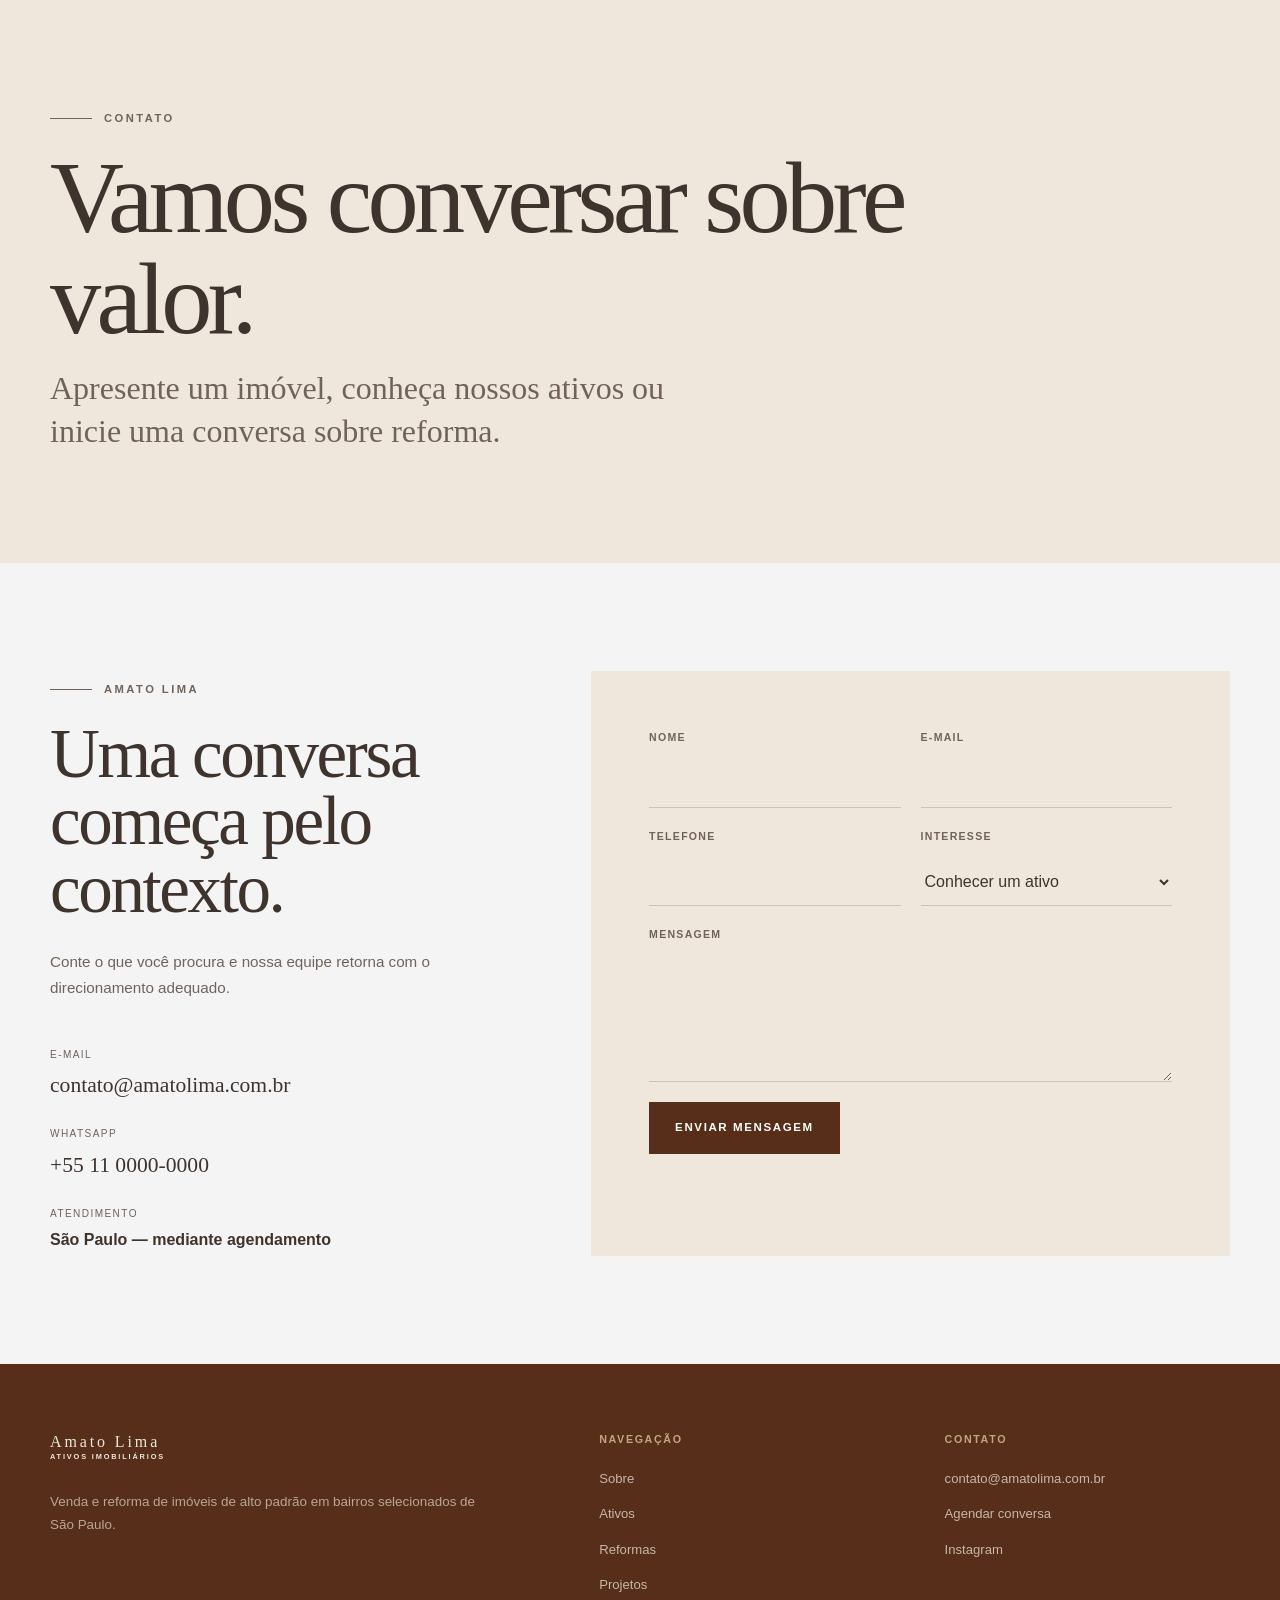
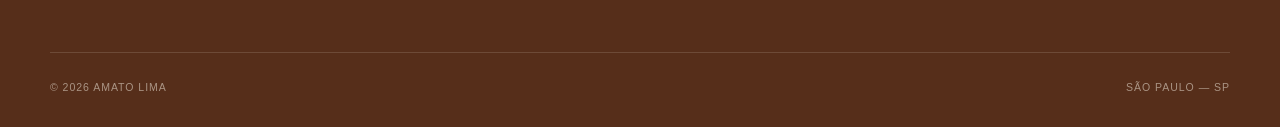
<file: contato.html>
<!doctype html>
<html lang="pt-BR">
  <head>
    <meta charset="UTF-8" />
    <meta name="viewport" content="width=device-width, initial-scale=1.0" />
    <meta name="description" content="Entre em contato com a Amato Lima para apresentar um imóvel, conhecer ativos ou conversar sobre uma reforma." />
    <title>Contato | Amato Lima</title>
    <link rel="stylesheet" href="assets/css/styles.css" />
    <script src="assets/js/main.js" defer></script>
  </head>
  <body>
    <a class="skip-link" href="#conteudo">Ir para o conteúdo</a>

    <main id="conteudo">
      <section class="page-hero"><div class="page-hero__content reveal"><p class="eyebrow">Contato</p><h1>Vamos conversar sobre valor.</h1><p class="lead">Apresente um imóvel, conheça nossos ativos ou inicie uma conversa sobre reforma.</p></div></section>

      <section class="section">
        <div class="container contact-grid">
          <div class="reveal"><p class="eyebrow">Amato Lima</p><h2>Uma conversa começa pelo contexto.</h2><p class="body-copy">Conte o que você procura e nossa equipe retorna com o direcionamento adequado.</p><ul class="contact-list"><li><span>E-mail</span><a href="mailto:contato@amatolima.com.br">contato@amatolima.com.br</a></li><li><span>WhatsApp</span><a href="tel:+551100000000">+55 11 0000-0000</a></li><li><span>Atendimento</span><strong>São Paulo — mediante agendamento</strong></li></ul></div>
          <form class="contact-form reveal" data-contact-form>
            <div class="form-field"><label for="nome">Nome</label><input id="nome" name="nome" type="text" autocomplete="name" required /></div>
            <div class="form-field"><label for="email">E-mail</label><input id="email" name="email" type="email" autocomplete="email" required /></div>
            <div class="form-field"><label for="telefone">Telefone</label><input id="telefone" name="telefone" type="tel" autocomplete="tel" /></div>
            <div class="form-field"><label for="assunto">Interesse</label><select id="assunto" name="assunto"><option>Conhecer um ativo</option><option>Apresentar um imóvel</option><option>Reforma de alto padrão</option><option>Outro assunto</option></select></div>
            <div class="form-field form-field--full"><label for="mensagem">Mensagem</label><textarea id="mensagem" name="mensagem" required></textarea></div>
            <div class="form-field--full"><button class="button" type="submit">Enviar mensagem</button></div>
            <p class="form-status" data-form-status aria-live="polite"></p>
          </form>
        </div>
      </section>
    </main>

    <footer class="site-footer"><div class="container"><div class="footer-grid"><div class="footer-brand"><span class="brand__text"><span class="brand__name">Amato Lima</span><span class="brand__descriptor">Ativos Imobiliários</span></span><p>Venda e reforma de imóveis de alto padrão em bairros selecionados de São Paulo.</p></div><div class="footer-column"><h3>Navegação</h3><ul><li><a href="sobre.html">Sobre</a></li><li><a href="ativos.html">Ativos</a></li><li><a href="reformas.html">Reformas</a></li><li><a href="projetos.html">Projetos</a></li></ul></div><div class="footer-column"><h3>Contato</h3><ul><li><a href="mailto:contato@amatolima.com.br">contato@amatolima.com.br</a></li><li><a href="contato.html">Agendar conversa</a></li><li><a href="#">Instagram</a></li></ul></div></div><div class="footer-bottom"><span>© <span data-current-year></span> Amato Lima</span><span>São Paulo — SP</span></div></div></footer>
  </body>
</html>
</file>
<file: assets/css/styles.css>
/* Ajustes finais da assinatura da hero — restaurados do estado aprovado. */
.hero-art__brand{align-items:flex-start}
.hero-art__brand-line{position:relative;display:flex;align-items:center;justify-content:center;gap:clamp(10px,.9vw,14px)}
.hero-art__brand-name{font-size:clamp(1.176rem,1.69344vw,1.6464rem);transform:translateY(-9px)}
.hero-art__brand-mark{width:clamp(56px,4.592vw,69.44px);height:clamp(56px,4.592vw,69.44px);object-fit:contain;flex:0 0 auto;order:-1;transform:translateX(-4px)}
.hero-art__brand-descriptor{align-self:flex-end;width:calc(100% - clamp(70px,5.492vw,87.44px));font-size:clamp(.489216rem,.677376vw,.639744rem);text-align:center;transform:translateY(-28px)}
@media(max-width:760px){.hero-art__brand-line{gap:9px}.hero-art__brand-name{transform:translateY(-8px)}.hero-art__brand-mark{width:56px;height:56px;transform:translateX(-3px)}.hero-art__brand-descriptor{width:calc(100% - 68px);transform:translateY(-27px)}}

/* ========================================================================== */
/* 01. FONTES                                                                 */
/* Importa as famílias tipográficas externas usadas no site.                  */
/* ========================================================================== */
@import url("https://fonts.googleapis.com/css2?family=Cormorant+Garamond:ital,wght@0,400;0,500;0,600;1,400;1,500&family=Cormorant+SC:wght@400;500;600;700&family=Montserrat:wght@300;400;500;600&display=swap");

/* Registra a fonte cursiva Anastasia Script usada na palavra "Arte" do hero. */
@font-face {
  font-family: "Anastasia Script";
  src: url("../fonts/anastasia-script-regular.ttf") format("truetype");
  font-style: normal;
  font-weight: 400;
  font-display: swap;
}

/* ========================================================================== */
/* 02. TOKENS GLOBAIS                                                         */
/* Centraliza cores, fontes, sombras e largura máxima reutilizadas no projeto. */
/* ========================================================================== */
:root {
  --nevoa: #f4f4f4;
  --linho: #efe7db;
  --camelo: #c1a57f;
  --terracota: #b5886e;
  --taupe: #716359;
  --salvia: #9a9c88;
  --ardosia: #889cab;
  --cacau: #562e1a;
  --white: #fffdf9;
  --text: #3e332d;
  --line: rgba(86, 46, 26, 0.2);
  --shadow: 0 24px 70px rgba(86, 46, 26, 0.1);
  --serif: "Cormorant Garamond", Georgia, serif;
  --wordmark: "Cormorant SC", Georgia, serif;
  --sans: "Montserrat", Arial, sans-serif;
  --container: min(1180px, calc(100% - 48px));
}

/* ========================================================================== */
/* 03. RESET E BASE                                                           */
/* Normaliza medidas, comportamento da página, mídia, links e formulários.    */
/* ========================================================================== */
* { box-sizing: border-box; }
html { scroll-behavior: smooth; }
body { margin: 0; color: var(--text); background: var(--nevoa); font-family: var(--sans); font-size: 16px; line-height: 1.7; -webkit-font-smoothing: antialiased; }
body.menu-open { overflow: hidden; }
img { display: block; max-width: 100%; }
a { color: inherit; text-decoration: none; }
button, input, select, textarea { font: inherit; }
button, a { -webkit-tap-highlight-color: transparent; }

/* Link de acessibilidade exibido quando recebe foco pelo teclado. */
.skip-link { position: fixed; z-index: 999; top: 10px; left: 10px; padding: 10px 16px; background: var(--cacau); color: var(--white); transform: translateY(-160%); transition: transform 180ms ease; }
.skip-link:focus { transform: translateY(0); }

/* ========================================================================== */
/* 04. LAYOUT GLOBAL E SEÇÕES                                                 */
/* Define containers, espaçamentos e variações de fundo das seções.           */
/* ========================================================================== */
.container { width: var(--container); margin-inline: auto; }
.section { padding: 108px 0; }
.section--compact { padding: 72px 0; }
.section--linen { background: var(--linho); }
.section--cocoa { color: var(--linho); background: var(--cacau); }

/* ========================================================================== */
/* 05. TIPOGRAFIA E TEXTOS                                                    */
/* Controla títulos, subtítulos editoriais, textos corridos e microtextos.    */
/* ========================================================================== */
.eyebrow { display: inline-flex; align-items: center; gap: 12px; margin: 0 0 22px; color: var(--taupe); font-size: .7rem; font-weight: 600; letter-spacing: .22em; line-height: 1.4; text-transform: uppercase; }
.eyebrow::before { width: 42px; height: 1px; content: ""; background: currentColor; }
.section--cocoa .eyebrow { color: var(--camelo); }
.display, h1, h2, h3, p { margin-top: 0; }
h1, h2, h3 { font-family: var(--serif); font-weight: 500; line-height: .98; }
h1 { margin-bottom: 28px; font-size: clamp(4rem,8vw,8.2rem); letter-spacing: -.045em; }
h2 { margin-bottom: 26px; font-size: clamp(2.8rem,5.4vw,5.6rem); letter-spacing: -.035em; }
h3 { margin-bottom: 15px; font-size: clamp(1.7rem,3vw,2.65rem); letter-spacing: -.025em; }
.lead { max-width: 760px; color: var(--taupe); font-family: var(--serif); font-size: clamp(1.35rem,2.5vw,2rem); line-height: 1.35; }
.section--cocoa .lead { color: rgba(239,231,219,.82); }
.body-copy { max-width: 640px; color: var(--taupe); font-size: .95rem; }
.body-copy p:last-child { margin-bottom: 0; }
.micro { font-size: .72rem; letter-spacing: .16em; line-height: 1.5; text-transform: uppercase; }

/* ========================================================================== */
/* 06. BOTÕES                                                                 */
/* Define botão padrão e suas variações ghost e light.                        */
/* ========================================================================== */
.button-row { display: flex; flex-wrap: wrap; gap: 14px; margin-top: 36px; }
.button { display: inline-flex; min-height: 52px; align-items: center; justify-content: center; padding: 14px 25px; border: 1px solid var(--cacau); background: var(--cacau); color: var(--white); font-size: .72rem; font-weight: 600; letter-spacing: .14em; text-transform: uppercase; transition: background 180ms ease,color 180ms ease,transform 180ms ease; }
.button:hover,.button:focus-visible { background: transparent; color: var(--cacau); transform: translateY(-2px); }
.button--ghost { background: transparent; color: var(--cacau); }
.button--ghost:hover,.button--ghost:focus-visible { background: var(--cacau); color: var(--white); }
.button--light { border-color: var(--linho); background: var(--linho); color: var(--cacau); }
.button--light:hover,.button--light:focus-visible { background: transparent; color: var(--linho); }

/* ========================================================================== */
/* 07. HEADER, MARCA E NAVEGAÇÃO                                              */
/* Controla cabeçalho, logo, menu principal, CTA e botão do menu mobile.      */
/* ========================================================================== */
.site-header { display: none !important; position: sticky; z-index: 100; top: 0; border-bottom: 1px solid var(--line); background: rgba(244,244,244,.92); backdrop-filter: blur(18px); }
.header-inner { display: grid; min-height: 86px; grid-template-columns: auto 1fr auto; align-items: center; gap: 34px; }
.brand { display: inline-flex; align-items: center; gap: 12px; }
.brand__mark { width: 40px; height: 40px; object-fit: contain; mix-blend-mode: multiply; }
.brand__text { display: grid; gap: 1px; }
.brand__name { color: var(--cacau); font-family: var(--wordmark); font-size: 1rem; font-weight: 500; letter-spacing: .18em; line-height: 1; }
.brand__descriptor { color: var(--taupe); font-size: .46rem; font-weight: 600; letter-spacing: .25em; text-transform: uppercase; }
.site-nav { justify-self: end; }
.site-nav__list { display: flex; align-items: center; gap: clamp(16px,2.2vw,34px); margin: 0; padding: 0; list-style: none; }
.site-nav a { position: relative; display: inline-block; padding: 12px 0; color: var(--taupe); font-size: .66rem; font-weight: 500; letter-spacing: .13em; text-transform: uppercase; }
.site-nav a::after { position: absolute; right: 0; bottom: 7px; left: 0; height: 1px; content: ""; background: var(--cacau); transform: scaleX(0); transform-origin: right; transition: transform 180ms ease; }
.site-nav a:hover::after,.site-nav a:focus-visible::after,.site-nav a[aria-current="page"]::after { transform: scaleX(1); transform-origin: left; }
.header-cta { min-height: 42px; padding: 10px 17px; }
.menu-toggle { display: none; width: 44px; height: 44px; border: 1px solid var(--line); background: transparent; color: var(--cacau); cursor: pointer; }
.menu-toggle span,.menu-toggle::before,.menu-toggle::after { display: block; width: 19px; height: 1px; margin: 5px auto; content: ""; background: currentColor; transition: transform 180ms ease,opacity 180ms ease; }
.menu-open .menu-toggle span { opacity: 0; }
.menu-open .menu-toggle::before { transform: translateY(6px) rotate(45deg); }
.menu-open .menu-toggle::after { transform: translateY(-6px) rotate(-45deg); }

/* ========================================================================== */
/* 08. HERO GENÉRICO                                                          */
/* Estrutura de hero reutilizada pelas páginas que não usam o hero "Arte".   */
/* ========================================================================== */
.hero { min-height: calc(100svh - 86px); display: grid; grid-template-columns: minmax(0,1.05fr) minmax(420px,.95fr); background: var(--linho); }
.hero__content { display: flex; align-items: center; padding: clamp(70px,9vw,140px) max(24px,calc((100vw - 1180px)/2)); padding-right: clamp(42px,7vw,100px); }
.hero__content-inner { max-width: 690px; }
.hero__title em { display: block; color: var(--terracota); font-weight: 400; }
.hero__visual { position: relative; min-height: 650px; overflow: hidden; background: var(--salvia); }
.hero__visual img { width: 100%; height: 5%; object-fit: cover; object-position: center; filter: saturate(.8) contrast(.95); transform: scale(1.01); }
.hero__visual::after { position: absolute; inset: 0; content: ""; background: linear-gradient(180deg,transparent 50%,rgba(86,46,26,.36)); }
.hero__caption { position: absolute; z-index: 1; right: 34px; bottom: 28px; left: 34px; display: flex; justify-content: space-between; color: var(--white); }
.hero__seal { position: absolute; z-index: 2; top: 36px; left: -48px; width: 118px; height: 118px; display: grid; place-items: center; border: 1px solid rgba(255,253,249,.72); border-radius: 50%; color: var(--white); font-family: var(--serif); font-size: 1.15rem; font-style: italic; line-height: 1; text-align: center; }

/* ========================================================================== */
/* 09. HEADER DA HOME                                                         */
/* Aparência específica do header sobreposto na página inicial.               */
/* ========================================================================== */
.home-page .site-header--overlay { position: fixed; width: 100%; border-bottom-color: rgba(86,46,26,.14); background: transparent; color: var(--cacau); backdrop-filter: none; transition: border-color 300ms ease,background 300ms ease,box-shadow 300ms ease,color 300ms ease; }
.home-page .site-header--overlay .brand__mark { display: none; }
.home-page .site-header--overlay .brand__name,.home-page .site-header--overlay .site-nav a { color: var(--cacau); }
.home-page .site-header--overlay .brand__descriptor { color: var(--taupe); }
.home-page .site-header--overlay .site-nav a::after { background: var(--cacau); }
.home-page .site-header--overlay .header-cta { border-color: var(--cacau); background: var(--cacau); color: var(--white); }
.home-page .site-header--overlay .header-cta:hover,.home-page .site-header--overlay .header-cta:focus-visible { border-color: var(--cacau); background: transparent; color: var(--cacau); }
.home-page .site-header--overlay .menu-toggle { border-color: rgba(86,46,26,.24); color: var(--cacau); }

/* ========================================================================== */
/* 10. HOME — HERO "ARTE DE HABITAR"                                         */
/* Toda a composição visual do primeiro quadro da home fica nesta seção.      */
/* ========================================================================== */

/* Limita a sobreposição ao encontro entre a hero e a seção de matéria. */
.hero-material-stack {
  position: relative;
  isolation: isolate;
}

/* Container principal do hero: altura, recorte e fundo. */
.hero--art { position: sticky; z-index: 0; top: calc(100svh - max(880px,125svh)); min-height: max(880px,125svh); display: block; isolation: isolate; overflow: hidden; background: radial-gradient(circle at 52% 25%,#fafafa 0,#f5f5f5 38%,#eeeeef 100%); color: #080604; }

@media (max-width:760px) {
  .hero--art { top: min(-200px, calc(100svh - 860px)); }
}

/* Banho cromático editorial aplicado uniformemente sobre toda a hero. */
.hero--art::after {
  position: absolute;
  z-index: 5;
  inset: 0;
  content: "";
  background: rgba(54,37,25,.015);
  mix-blend-mode: multiply;
  pointer-events: none;
}

/* Assinatura tipográfica centralizada no espaço superior da hero. */
.hero-art__brand {
  position: absolute;
  z-index: 4;
  top: clamp(24px, 3.5svh, 44px);
  left: 50%;
  display: flex;
  flex-direction: column;
  align-items: center;
  color: #362519;
  font-family: var(--wordmark);
  text-align: center;
  text-transform: uppercase;
  white-space: nowrap;
  transform: translateX(-50%);
}

.hero-art__brand-name {
  font-size: clamp(1.25rem, 1.8vw, 1.75rem);
  font-weight: 400;
  letter-spacing: 0.128em;
  line-height: 1;
}

.hero-art__brand-descriptor {
  margin-top: 0.35em;
  font-size: clamp(0.52rem, 0.72vw, 0.68rem);
  font-weight: 600;
  letter-spacing: 0.339em;
  line-height: 1.4;
}

/* Área absoluta que contém as três palavras do título. */
.hero-art__headline { position: absolute; top: 0; left: 0; width: 100%; height: 100%; overflow: visible; margin: 0; font-family: var(--wordmark); font-weight: 700; line-height: 1; text-transform: uppercase; }

/* Posicionamento absoluto compartilhado por Arte, De e Habitar. */
.hero-art__arte,.hero-art__de,.hero-art__habitar { position: absolute; display: block; }

/* Palavra ARTE: posição geral, fonte cursiva, tamanho, gradiente e entrada. */
.hero-art__arte { z-index: 1; top: clamp(140px,15.6vh,213px); left: 4.4vw; width: max-content; padding: .22em .32em .28em; margin: -.22em -.32em -.28em; font-family: "Anastasia Script","Pinyon Script",cursive; font-size: clamp(16.38rem,26.91vw,26.91rem); font-weight: 400; letter-spacing: -.055em; line-height: 1.2; text-transform: none; white-space: nowrap; background-image: linear-gradient(135deg,#b77a36,#f5d69d,#d09a50,#7a421f,#512919,#a9612b,#efc47f,#b77a36,#f5d69d,#d09a50,#7a421f,#512919,#a9612b,#efc47f); background-size: 700% 100%; background-position: 0% 50%; background-clip: text; -webkit-background-clip: text; color: transparent; -webkit-text-fill-color: transparent; filter: drop-shadow(0 1px 0 rgba(83,42,18,.10)); opacity: 0; translate: 0 24px; animation: art-script-arrival 1100ms 180ms cubic-bezier(.22,.7,.2,1) forwards,hero-text-gradient 10s 1300ms ease-in-out infinite; }

/* Estilo compartilhado de DE e HABITAR: fonte, gradiente e animação. */
.hero-art__de,.hero-art__habitar { z-index: 3; font-family: var(--wordmark); line-height: .86; background-image: linear-gradient(135deg,#b77a36,#f5d69d,#d09a50,#7a421f,#512919,#a9612b,#efc47f,#b77a36,#f5d69d,#d09a50,#7a421f,#512919,#a9612b,#efc47f); background-size: 700% 100%; background-position: 0% 50%; background-clip: text; -webkit-background-clip: text; color: transparent; -webkit-text-fill-color: transparent; filter: drop-shadow(0 1px 1px rgba(82,43,20,.14)); opacity: 0; animation: art-serif-arrival 900ms 700ms ease forwards,hero-text-gradient 10s 1600ms ease-in-out infinite; }

/* Palavra DE: posição, tamanho, peso e espaçamento entre letras. */
.hero-art__de { top: 55.5%; left: 46.2%; font-size: clamp(5.6rem,8.3vw,8.2rem); font-weight: 400; letter-spacing: .04em; }

/* Palavra HABITAR: posição, tamanho, peso e espaçamento entre letras. */
.hero-art__habitar { top: 70.8%; left: 46.2%; font-size: clamp(6rem,9.4vw,9.2rem); font-weight: 700; letter-spacing: .065em; }

/* Imagem/máscara de madeira: camada sobre Arte e atrás de De/Habitar. */
.hero-art__wood { position: absolute; z-index: 2; right: 0; bottom: 0; left: 0; width: 100%; height: auto; max-width: none; filter: brightness(108%) contrast(92%) saturate(82%); opacity: 0; translate: 0 26px; animation: art-wood-arrival 1200ms 300ms cubic-bezier(.22,.7,.2,1) forwards; }

/* ========================================================================== */
/* 11. ANIMAÇÕES DO HERO                                                      */
/* Entradas do texto/imagem e movimento contínuo dos gradientes.              */
/* ========================================================================== */
@keyframes art-script-arrival { to { opacity: 1; translate: 0 0; } }
@keyframes art-serif-arrival { from { opacity: 0; translate: 0 14px; } to { opacity: 1; translate: 0 0; } }
@keyframes art-wood-arrival { to { opacity: 1; translate: 0 0; } }
@keyframes hero-text-gradient { 0% { background-position: 8% 50%; } 50% { background-position: 92% 50%; } 100% { background-position: 8% 50%; } }

/* ========================================================================== */
/* 12. GRIDS DE CONTEÚDO                                                      */
/* Estruturas de introdução, fundamentos e pares de imagens.                  */
/* ========================================================================== */
.intro-grid,.split-grid { display: grid; grid-template-columns: minmax(0,1fr) minmax(0,1fr); align-items: start; gap: clamp(48px,8vw,120px); }
.intro-grid__aside { padding-top: 58px; }
.principles { display: grid; grid-template-columns: repeat(3,1fr); border-top: 1px solid var(--line); border-left: 1px solid var(--line); }
.principle { min-height: 290px; padding: 34px; border-right: 1px solid var(--line); border-bottom: 1px solid var(--line); background: rgba(255,253,249,.38); }
.principle__number { display: block; margin-bottom: 55px; color: var(--terracota); font-family: var(--serif); font-size: 1.2rem; font-style: italic; }
.principle p { margin-bottom: 0; color: var(--taupe); font-size: .86rem; }
.image-pair { display: grid; grid-template-columns: 1.2fr .8fr; gap: 16px; }
.image-pair img { width: 100%; height: 540px; object-fit: cover; }
.image-pair img:nth-child(2) { height: 410px; margin-top: 88px; }

/* ========================================================================== */
/* 13. PROJETOS                                                               */
/* Grid editorial, imagens, overlays, legendas e hover dos cards de projeto.  */
/* ========================================================================== */
.project-grid { display: grid; grid-template-columns: repeat(12,1fr); gap: 18px; }
.project-card { position: relative; min-height: 460px; overflow: hidden; background: var(--taupe); }
.project-card:nth-child(1),.project-card:nth-child(4) { grid-column: span 7; }
.project-card:nth-child(2),.project-card:nth-child(3) { grid-column: span 5; }
.project-card img { width: 100%; height: 100%; object-fit: cover; transition: transform 700ms cubic-bezier(.2,.75,.25,1); }
.project-card::after { position: absolute; inset: 0; content: ""; background: linear-gradient(180deg,transparent 40%,rgba(45,28,20,.76)); }
.project-card:hover img { transform: scale(1.045); }
.project-card__caption { position: absolute; z-index: 1; right: 28px; bottom: 25px; left: 28px; display: flex; align-items: end; justify-content: space-between; gap: 18px; color: var(--white); }
.project-card__caption h3 { margin: 0; font-size: 2rem; }
.project-card__caption span { font-size: .62rem; letter-spacing: .12em; text-transform: uppercase; }

/* ========================================================================== */
/* 14. FAIXA DE CITAÇÃO                                                       */
/* Seção escura com citação principal e círculo decorativo.                   */
/* ========================================================================== */
.quote-band { position: relative; overflow: hidden; }
.quote-band::before { position: absolute; top: -80px; right: -40px; width: 380px; height: 380px; border: 1px solid rgba(193,165,127,.25); border-radius: 50%; content: ""; }
.quote-band blockquote { max-width: 980px; margin: 0; font-family: var(--serif); font-size: clamp(2.8rem,6vw,6rem); font-weight: 400; letter-spacing: -.035em; line-height: 1.02; }

/* ========================================================================== */
/* 15. HERO DAS PÁGINAS INTERNAS                                              */
/* Cabeçalho visual das páginas internas, com ou sem imagem de fundo.         */
/* ========================================================================== */
.page-hero { position: relative; min-height: 520px; display: grid; align-items: end; overflow: hidden; background: var(--linho); }
.page-hero--image { min-height: 640px; color: var(--white); }
.page-hero__image { position: absolute; inset: 0; width: 100%; height: 100%; object-fit: cover; filter: saturate(.72); }
.page-hero--image::after { position: absolute; inset: 0; content: ""; background: linear-gradient(90deg,rgba(48,30,21,.78),rgba(48,30,21,.18)); }
.page-hero__content { position: relative; z-index: 1; width: var(--container); margin-inline: auto; padding: 100px 0 78px; }
.page-hero__content h1 { max-width: 920px; margin-bottom: 18px; }
.page-hero__content .lead { max-width: 670px; }
.page-hero--image .eyebrow,.page-hero--image .lead { color: rgba(255,253,249,.84); }

/* ========================================================================== */
/* 16. FATOS, MONOGRAMA E ETAPAS                                              */
/* Blocos informativos usados em páginas institucionais e de processo.        */
/* ========================================================================== */
.facts-grid { display: grid; grid-template-columns: repeat(3,1fr); border-top: 1px solid var(--line); }
.fact { padding: 36px 24px 36px 0; border-right: 1px solid var(--line); }
.fact + .fact { padding-left: 36px; }
.fact:last-child { border-right: 0; }
.fact strong { display: block; color: var(--cacau); font-family: var(--serif); font-size: 2.1rem; font-weight: 500; }
.fact span { color: var(--taupe); font-size: .73rem; letter-spacing: .12em; text-transform: uppercase; }
.monogram-story { display: grid; grid-template-columns: minmax(280px,.75fr) minmax(0,1.25fr); align-items: center; gap: clamp(50px,9vw,130px); }
.monogram-frame { aspect-ratio: 1; display: grid; place-items: center; border: 1px solid var(--line); background: var(--white); }
.monogram-frame img { width: 62%; mix-blend-mode: multiply; }
.steps { counter-reset: step; border-top: 1px solid var(--line); }
.step { display: grid; grid-template-columns: 90px .7fr 1.3fr; gap: 28px; padding: 36px 0; border-bottom: 1px solid var(--line); counter-increment: step; }
.step::before { color: var(--terracota); content: "0" counter(step); font-family: var(--serif); font-size: 1.25rem; font-style: italic; }
.step h3 { margin: 0; font-size: 1.8rem; }
.step p { max-width: 620px; margin: 0; color: var(--taupe); font-size: .9rem; }

/* ========================================================================== */
/* 17. CARDS DE DESTAQUE                                                      */
/* Grade de benefícios/atributos e variações cromáticas dos quatro cards.     */
/* ========================================================================== */
.feature-grid { display: grid; grid-template-columns: repeat(2,1fr); gap: 18px; }
.feature-card { min-height: 300px; padding: 38px; border: 1px solid var(--line); background: var(--white); }
.feature-card:nth-child(2) { background: var(--linho); }
.feature-card:nth-child(3) { background: var(--salvia); }
.feature-card:nth-child(4) { color: var(--linho); background: var(--cacau); }
.feature-card__index { display: block; margin-bottom: 65px; color: var(--terracota); font-family: var(--serif); font-style: italic; }
.feature-card:nth-child(4) .feature-card__index { color: var(--camelo); }
.feature-card p { max-width: 480px; margin-bottom: 0; color: var(--taupe); font-size: .88rem; }
.feature-card:nth-child(4) p { color: rgba(239,231,219,.76); }

/* ========================================================================== */
/* 18. GALERIA                                                                */
/* Grid de imagens, proporções especiais, hover e rótulos das imagens.        */
/* ========================================================================== */
.gallery-grid { display: grid; grid-template-columns: repeat(3,1fr); gap: 18px; }
.gallery-item { position: relative; min-height: 430px; overflow: hidden; background: var(--linho); }
.gallery-item:nth-child(1),.gallery-item:nth-child(5) { grid-row: span 2; min-height: 878px; }
.gallery-item img { width: 100%; height: 100%; object-fit: cover; transition: transform 600ms ease; }
.gallery-item:hover img { transform: scale(1.035); }
.gallery-item__label { position: absolute; right: 18px; bottom: 18px; left: 18px; padding: 14px 16px; background: rgba(244,244,244,.9); color: var(--cacau); font-size: .66rem; letter-spacing: .12em; text-transform: uppercase; backdrop-filter: blur(10px); }

/* ========================================================================== */
/* 19. CONTATO E FORMULÁRIO                                                   */
/* Layout da página de contato, lista de dados e campos do formulário.        */
/* ========================================================================== */
.contact-grid { display: grid; grid-template-columns: .8fr 1.2fr; gap: clamp(50px,9vw,130px); }
.contact-list { display: grid; gap: 22px; margin: 45px 0 0; padding: 0; list-style: none; }
.contact-list span { display: block; margin-bottom: 4px; color: var(--taupe); font-size: .63rem; letter-spacing: .14em; text-transform: uppercase; }
.contact-list a { font-family: var(--serif); font-size: 1.35rem; }
.contact-form { display: grid; grid-template-columns: 1fr 1fr; gap: 20px; padding: clamp(28px,5vw,58px); background: var(--linho); }
.form-field { display: grid; gap: 8px; }
.form-field--full { grid-column: 1/-1; }
.form-field label { color: var(--taupe); font-size: .66rem; font-weight: 600; letter-spacing: .12em; text-transform: uppercase; }
.form-field input,.form-field select,.form-field textarea { width: 100%; border: 0; border-bottom: 1px solid var(--line); border-radius: 0; outline: 0; background: transparent; color: var(--text); padding: 12px 0; }
.form-field textarea { min-height: 130px; resize: vertical; }
.form-field input:focus,.form-field select:focus,.form-field textarea:focus { border-color: var(--cacau); }
.form-status { min-height: 24px; grid-column: 1/-1; margin: 0; color: var(--taupe); font-size: .8rem; }

/* ========================================================================== */
/* 20. RODAPÉ                                                                 */
/* Estrutura, marca, navegação e linha inferior do footer.                    */
/* ========================================================================== */
.site-footer { padding: 70px 0 30px; color: var(--linho); background: var(--cacau); }
.footer-grid { display: grid; grid-template-columns: 1.2fr .7fr .7fr; gap: 60px; padding-bottom: 55px; }
.footer-brand .brand__name,.footer-brand .brand__descriptor { color: var(--linho); }
.footer-brand p { max-width: 430px; margin: 28px 0 0; color: rgba(239,231,219,.65); font-size: .84rem; }
.footer-column h3 { margin-bottom: 20px; color: var(--camelo); font-family: var(--sans); font-size: .67rem; font-weight: 600; letter-spacing: .15em; text-transform: uppercase; }
.footer-column ul { display: grid; gap: 8px; margin: 0; padding: 0; list-style: none; }
.footer-column a { color: rgba(239,231,219,.74); font-size: .82rem; }
.footer-column a:hover,.footer-column a:focus-visible { color: var(--white); }
.footer-bottom { display: flex; justify-content: space-between; gap: 20px; padding-top: 26px; border-top: 1px solid rgba(239,231,219,.15); color: rgba(239,231,219,.55); font-size: .66rem; letter-spacing: .09em; text-transform: uppercase; }

/* ========================================================================== */
/* 21. REVEAL AO ROLAR                                                        */
/* Estado inicial e final dos elementos revelados durante o scroll.           */
/* ========================================================================== */
.reveal { opacity: 0; transform: translateY(24px); transition: opacity 650ms ease,transform 650ms ease; }
.reveal.is-visible { opacity: 1; transform: translateY(0); }

/* ========================================================================== */
/* 22. RESPONSIVIDADE — TABLET / MENU                                         */
/* Ajustes abaixo de 1050px: menu, hero genérico, selo e galeria.             */
/* ========================================================================== */
@media (max-width:1050px) { .header-inner{grid-template-columns:auto 1fr auto}.menu-toggle{display:block;justify-self:end}.header-cta{display:none}.site-nav{position:fixed;z-index:90;inset:86px 0 auto;visibility:hidden;padding:32px 24px 40px;background:var(--linho);opacity:0;transform:translateY(-12px);transition:opacity 180ms ease,transform 180ms ease,visibility 180ms ease}.home-page .site-header--overlay .site-nav{background:var(--linho)}.menu-open .site-nav{visibility:visible;opacity:1;transform:translateY(0)}.site-nav__list{width:min(600px,100%);display:grid;gap:4px;margin-inline:auto}.site-nav a{display:block;padding:14px 0;border-bottom:1px solid var(--line);font-family:var(--serif);font-size:1.65rem;letter-spacing:0;text-transform:none}.site-nav a::after{display:none}.hero:not(.hero--cinematic):not(.hero--art){min-height:auto;grid-template-columns:1fr}.hero:not(.hero--cinematic) .hero__content{min-height:650px}.hero:not(.hero--cinematic) .hero__visual{min-height:620px}.hero__seal{top:-50px;right:36px;left:auto}.gallery-grid{grid-template-columns:repeat(2,1fr)}.gallery-item:nth-child(1),.gallery-item:nth-child(5){grid-row:auto;min-height:520px} }

/* ========================================================================== */
/* 23. RESPONSIVIDADE — HERO ARTE / DESKTOP                                   */
/* Valores exclusivos do hero Arte de Habitar em telas acima de 760px.       */
/* ========================================================================== */
@media (min-width:761px) {
  /* Altura total do hero no desktop. */
  .hero--art {
    min-height: max(820px, 122svh);
  }

  /* Palavra Arte reunida em um único elemento. */
  .hero-art__arte {
    top: 30svh;
    left: 0;
    overflow: visible;
    padding-right: 0.5em;
    font-size: clamp(15.34rem, 25.11vw, 25.11rem);
    letter-spacing: 0;
    transform: translate(0%, 3%) scaleY(1.20);
    transform-origin: center bottom;
  }

  /* DE e HABITAR ancorados à primeira tela, não à altura total da hero. */
  .hero-art__de {
    top: 65.5svh;
    left: 43.2%;
    font-size: clamp(3.89rem, 5.75vw, 5.68rem);
  }

  .hero-art__habitar {
    top: 78.8svh;
    left: 43.2%;
    font-size: clamp(5.7rem, 8.93vw, 8.74rem);
  }

  /* Posição, escala e encaixe da imagem de madeira no desktop. */
  .hero-art__wood {
    right: 0;
    bottom: 0;
    left: 0;
    width: 100%;
    height: auto;
    max-width: 100%;
    object-fit: contain;
    object-position: center bottom;
    filter: sepia(30%) saturate(90%) hue-rotate(-7deg) brightness(97%) contrast(110%);
    transform: translateY(20%);
  }
}

/* ========================================================================== */
/* 24. RESPONSIVIDADE — MOBILE                                                */
/* Reorganiza layout, tipografia, hero, grids, formulário e footer até 760px. */
/* ========================================================================== */
@media (max-width:760px) { :root{--container:min(100% - 32px,1180px)} .section{padding:78px 0}.header-inner{min-height:74px}.site-nav{inset-block-start:74px}.brand__mark{width:34px;height:34px}.brand__name{font-size:.84rem}.brand__descriptor{font-size:.4rem}.hero:not(.hero--cinematic) .hero__content{min-height:580px;padding:80px 24px}.hero:not(.hero--cinematic) .hero__visual{min-height:520px}.hero--art{min-height:max(860px,calc(100svh + 200px))}.hero-art__arte{top:26%;left:50%;font-size:clamp(9.36rem,44.46vw,13.32rem);letter-spacing:-.07em;transform:translateX(-51%)}.hero-art__de{top:50%;left:16%;font-size:clamp(4.1rem,17vw,5.6rem);transform:none}.hero-art__habitar{top:62%;left:16%;font-size:clamp(3.7rem,15.4vw,5.2rem);letter-spacing:.045em;transform:none}.hero-art__wood{right:0;bottom:0;left:0;width:100%;height:auto;max-width:100%;object-fit:contain;object-position:center bottom;filter:sepia(26%) saturate(88%) hue-rotate(-7deg) brightness(106%) contrast(94%);transform:none}.intro-grid,.split-grid,.monogram-story,.contact-grid{grid-template-columns:1fr;gap:46px}.intro-grid__aside{padding-top:0}.principles,.facts-grid,.feature-grid,.gallery-grid{grid-template-columns:1fr}.fact,.fact + .fact{padding:28px 0;border-right:0;border-bottom:1px solid var(--line)}.image-pair{grid-template-columns:1fr}.image-pair img,.image-pair img:nth-child(2){height:420px;margin-top:0}.project-grid{grid-template-columns:1fr}.project-card,.project-card:nth-child(n){min-height:430px;grid-column:auto}.page-hero,.page-hero--image{min-height:530px}.page-hero__content{padding:90px 0 64px}.step{grid-template-columns:48px 1fr}.step p{grid-column:2}.gallery-item,.gallery-item:nth-child(1),.gallery-item:nth-child(5){min-height:500px}.contact-form{grid-template-columns:1fr}.form-field--full{grid-column:auto}.footer-grid{grid-template-columns:1fr;gap:42px}.footer-bottom{flex-direction:column} }

/* ========================================================================== */
/* 25. ACESSIBILIDADE — MOVIMENTO REDUZIDO                                    */
/* Desativa animações/transições longas quando o usuário prefere menos motion.*/
/* ========================================================================== */
@media (prefers-reduced-motion:reduce) { *,*::before,*::after{scroll-behavior:auto !important;transition-duration:.01ms !important;animation-duration:.01ms !important;animation-iteration-count:1 !important}.reveal{opacity:1;transform:none} }
</file>
